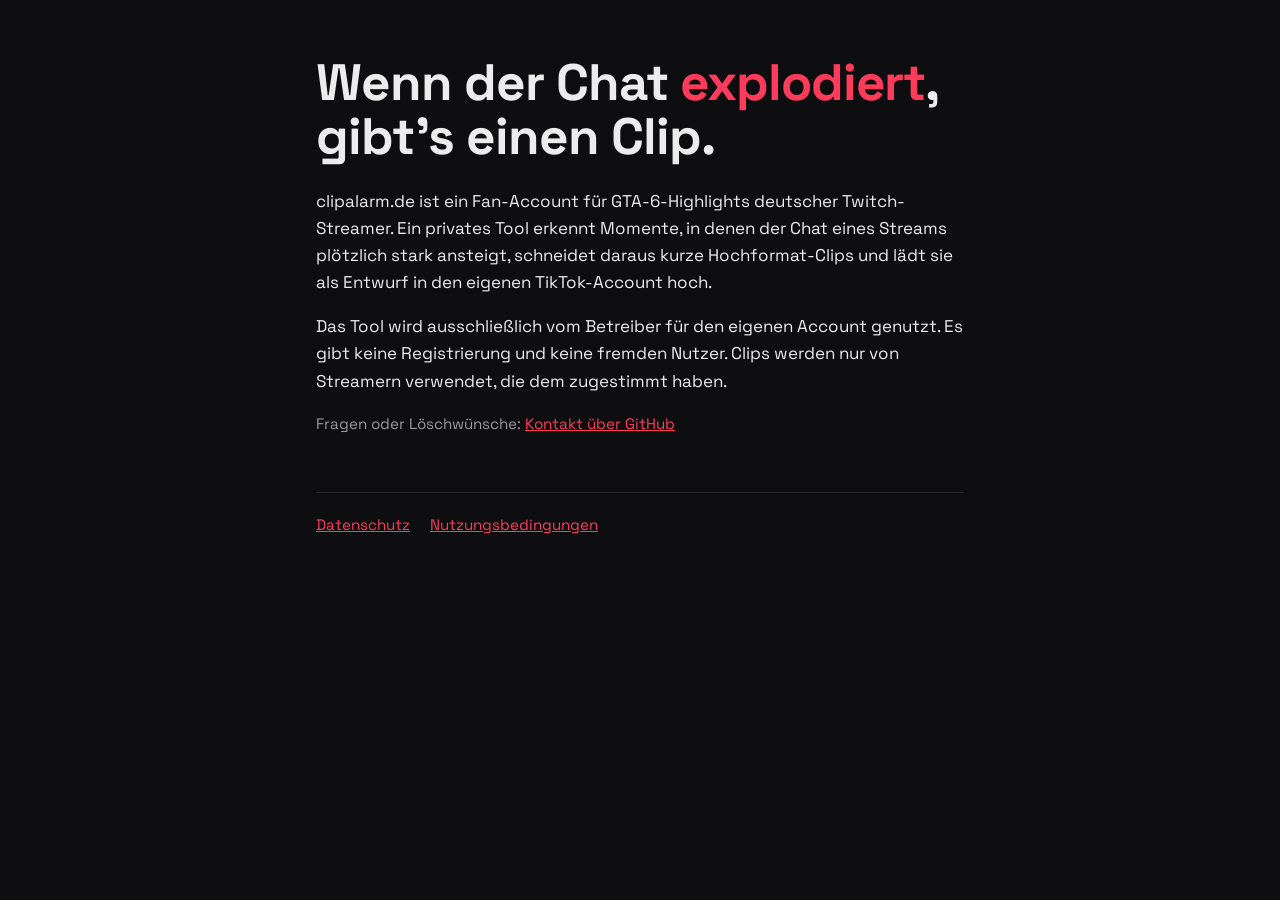
<file: index.html>
<!doctype html>
<html lang="de">
<head>
  <meta charset="utf-8">
  <meta name="viewport" content="width=device-width, initial-scale=1">
  <title>clipalarm.de</title>
  <link rel="preconnect" href="https://fonts.googleapis.com">
  <link href="https://fonts.googleapis.com/css2?family=Space+Grotesk:wght@400;700&display=swap" rel="stylesheet">
  <link rel="stylesheet" href="style.css">
</head>
<body>
<main>
  <h1>Wenn der Chat <span>explodiert</span>, gibt's einen Clip.</h1>
  <p>
    clipalarm.de ist ein Fan-Account für GTA-6-Highlights deutscher Twitch-Streamer.
    Ein privates Tool erkennt Momente, in denen der Chat eines Streams plötzlich stark ansteigt,
    schneidet daraus kurze Hochformat-Clips und lädt sie als Entwurf in den eigenen TikTok-Account hoch.
  </p>
  <p>
    Das Tool wird ausschließlich vom Betreiber für den eigenen Account genutzt. Es gibt keine Registrierung
    und keine fremden Nutzer. Clips werden nur von Streamern verwendet, die dem zugestimmt haben.
  </p>
  <p class="muted">
    Fragen oder Löschwünsche:
    <a href="https://github.com/wolfmaxhomberg-ui/clipalarm-site/issues">Kontakt über GitHub</a>
  </p>
  <nav>
    <a href="datenschutz.html">Datenschutz</a>
    <a href="nutzungsbedingungen.html">Nutzungsbedingungen</a>
  </nav>
</main>
</body>
</html>
</file>
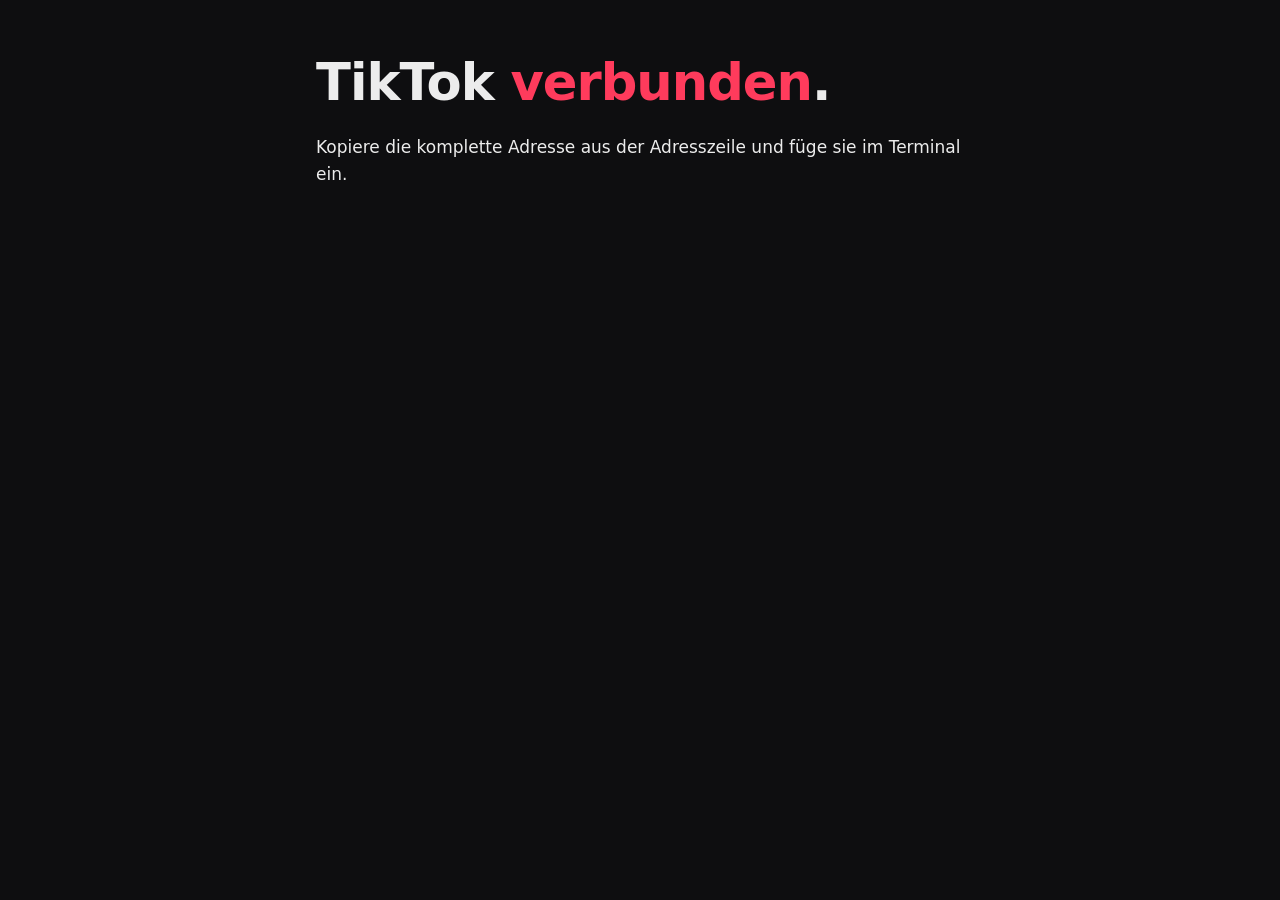
<file: callback.html>
<!doctype html>
<html lang="de">
<head>
  <meta charset="utf-8">
  <meta name="viewport" content="width=device-width, initial-scale=1">
  <meta name="referrer" content="no-referrer">
  <title>Verbunden – clipalarm.de</title>
  <link rel="stylesheet" href="style.css">
</head>
<body>
<main>
  <h1>TikTok <span>verbunden</span>.</h1>
  <p>Kopiere die komplette Adresse aus der Adresszeile und füge sie im Terminal ein.</p>
</main>
</body>
</html>
</file>
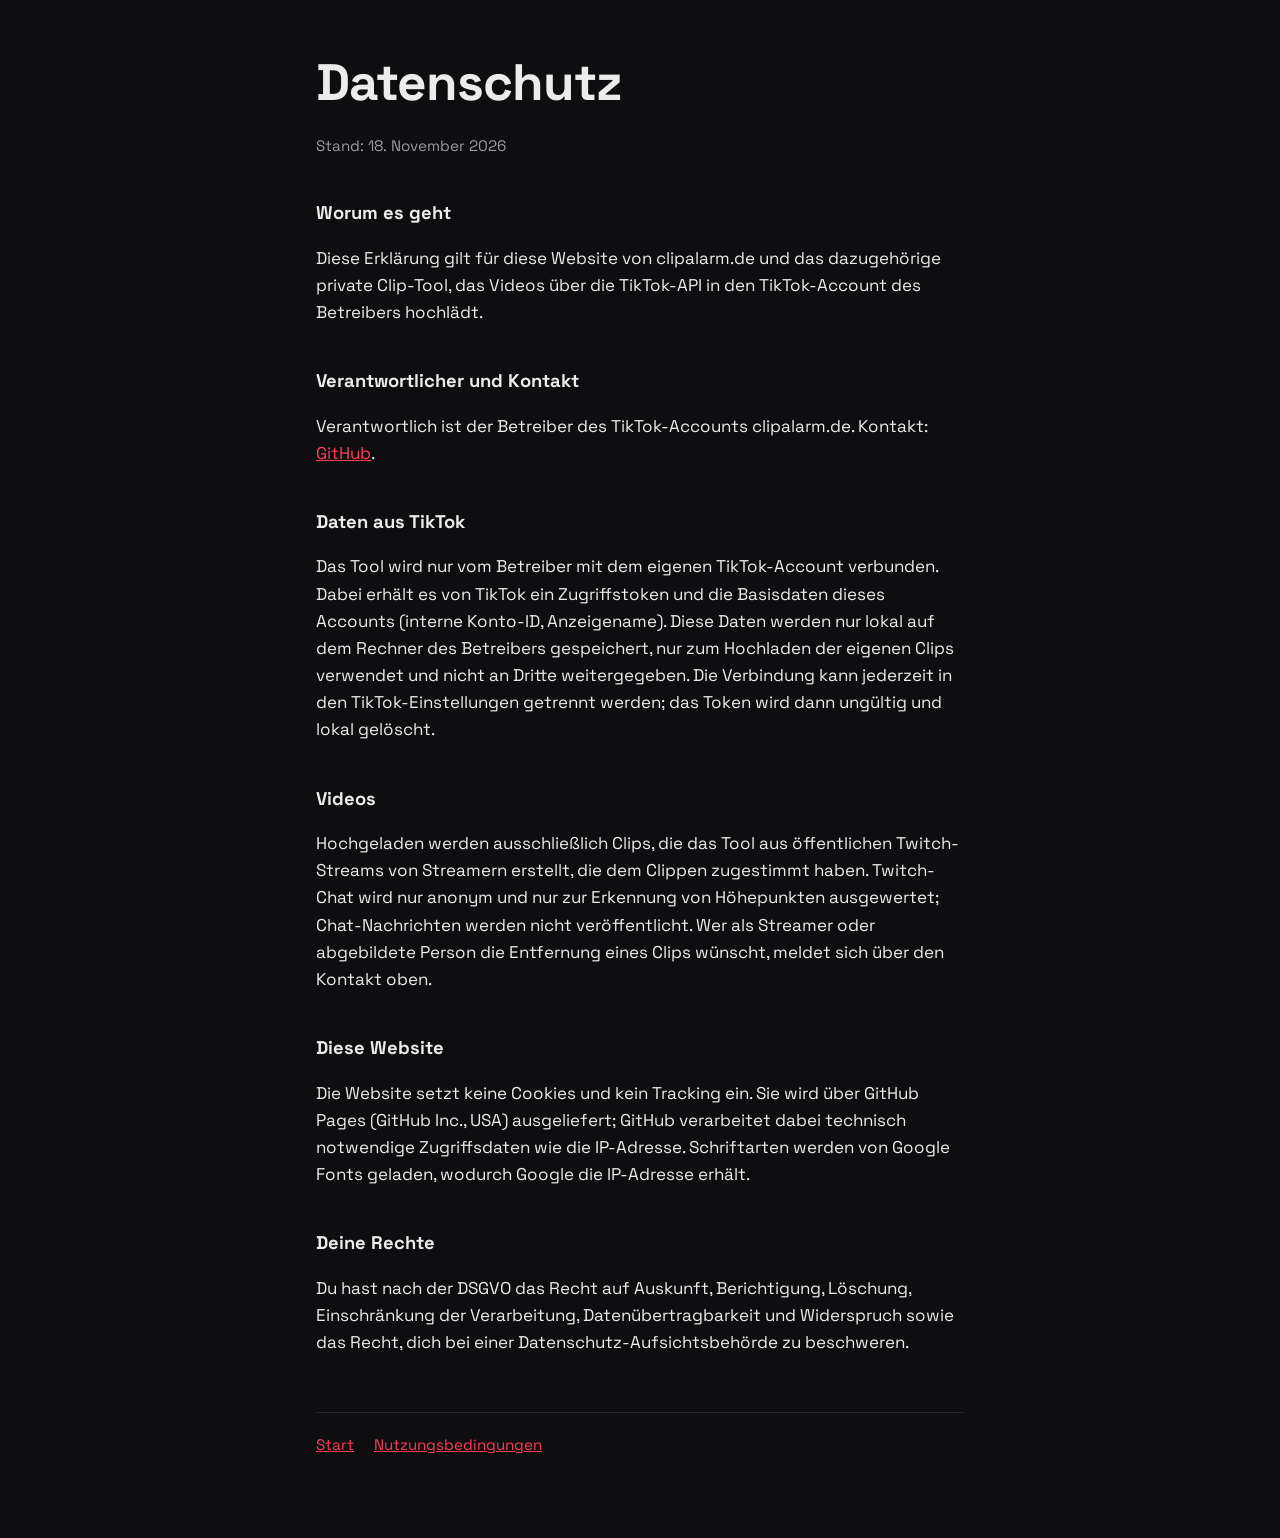
<file: datenschutz.html>
<!doctype html>
<html lang="de">
<head>
  <meta charset="utf-8">
  <meta name="viewport" content="width=device-width, initial-scale=1">
  <title>Datenschutz – clipalarm.de</title>
  <link rel="preconnect" href="https://fonts.googleapis.com">
  <link href="https://fonts.googleapis.com/css2?family=Space+Grotesk:wght@400;700&display=swap" rel="stylesheet">
  <link rel="stylesheet" href="style.css">
</head>
<body>
<main>
  <h1>Datenschutz</h1>
  <p class="muted">Stand: 18. November 2026</p>

  <h2>Worum es geht</h2>
  <p>
    Diese Erklärung gilt für diese Website von clipalarm.de und das dazugehörige private Clip-Tool,
    das Videos über die TikTok-API in den TikTok-Account des Betreibers hochlädt.
  </p>

  <h2>Verantwortlicher und Kontakt</h2>
  <p>
    Verantwortlich ist der Betreiber des TikTok-Accounts clipalarm.de. Kontakt:
    <a href="https://github.com/wolfmaxhomberg-ui/clipalarm-site/issues">GitHub</a>.
  </p>

  <h2>Daten aus TikTok</h2>
  <p>
    Das Tool wird nur vom Betreiber mit dem eigenen TikTok-Account verbunden. Dabei erhält es von TikTok
    ein Zugriffstoken und die Basisdaten dieses Accounts (interne Konto-ID, Anzeigename). Diese Daten werden
    nur lokal auf dem Rechner des Betreibers gespeichert, nur zum Hochladen der eigenen Clips verwendet und
    nicht an Dritte weitergegeben. Die Verbindung kann jederzeit in den TikTok-Einstellungen getrennt werden;
    das Token wird dann ungültig und lokal gelöscht.
  </p>

  <h2>Videos</h2>
  <p>
    Hochgeladen werden ausschließlich Clips, die das Tool aus öffentlichen Twitch-Streams von Streamern
    erstellt, die dem Clippen zugestimmt haben. Twitch-Chat wird nur anonym und nur zur Erkennung von
    Höhepunkten ausgewertet; Chat-Nachrichten werden nicht veröffentlicht. Wer als Streamer oder abgebildete
    Person die Entfernung eines Clips wünscht, meldet sich über den Kontakt oben.
  </p>

  <h2>Diese Website</h2>
  <p>
    Die Website setzt keine Cookies und kein Tracking ein. Sie wird über GitHub Pages (GitHub Inc., USA)
    ausgeliefert; GitHub verarbeitet dabei technisch notwendige Zugriffsdaten wie die IP-Adresse.
    Schriftarten werden von Google Fonts geladen, wodurch Google die IP-Adresse erhält.
  </p>

  <h2>Deine Rechte</h2>
  <p>
    Du hast nach der DSGVO das Recht auf Auskunft, Berichtigung, Löschung, Einschränkung der Verarbeitung,
    Datenübertragbarkeit und Widerspruch sowie das Recht, dich bei einer Datenschutz-Aufsichtsbehörde zu beschweren.
  </p>

  <nav>
    <a href="index.html">Start</a>
    <a href="nutzungsbedingungen.html">Nutzungsbedingungen</a>
  </nav>
</main>
</body>
</html>
</file>
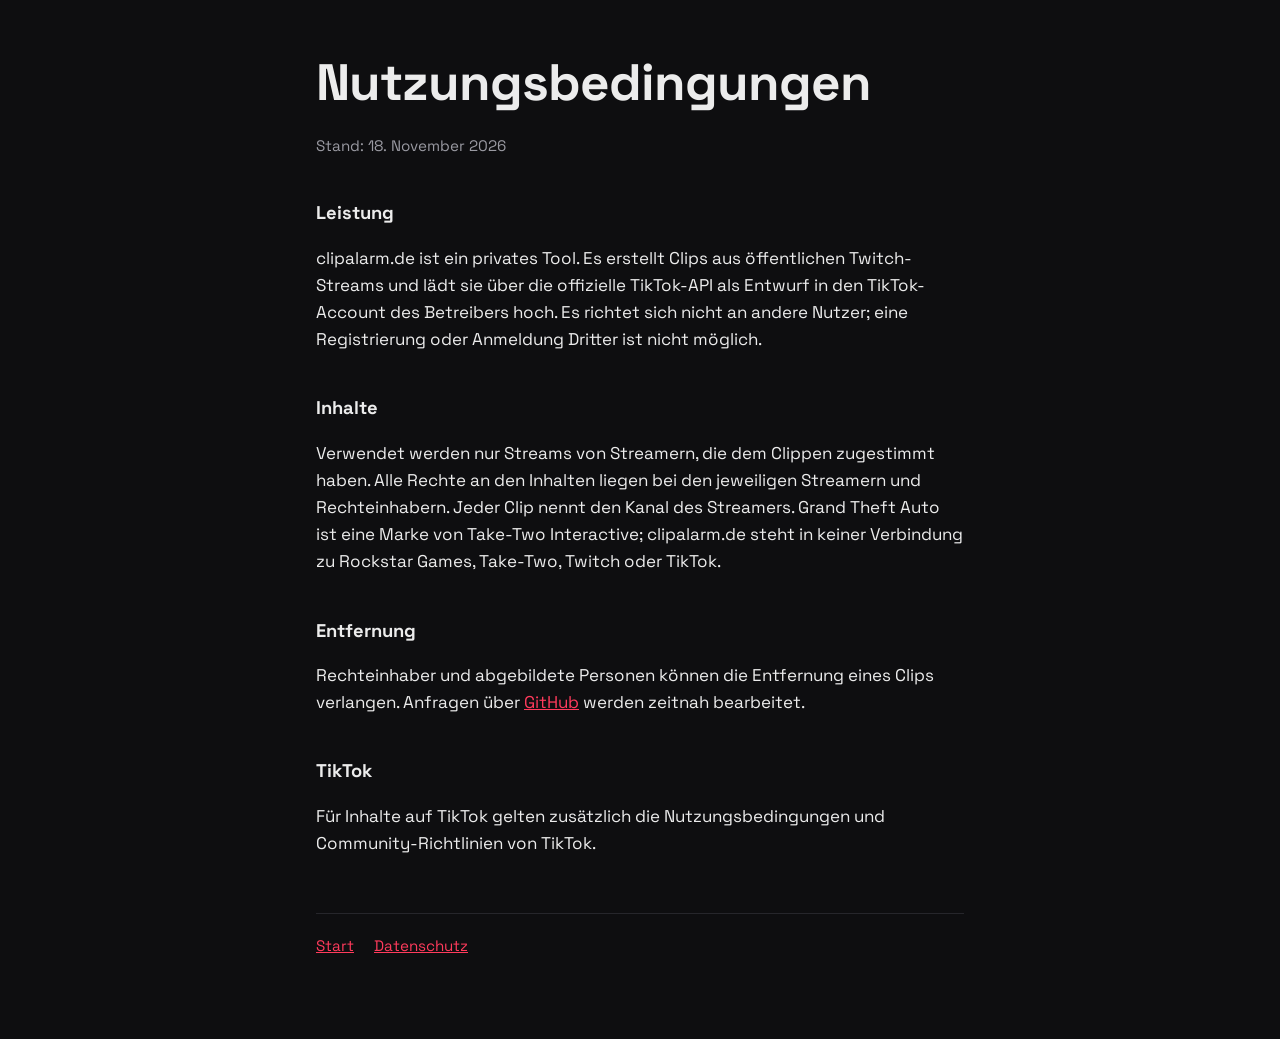
<file: nutzungsbedingungen.html>
<!doctype html>
<html lang="de">
<head>
  <meta charset="utf-8">
  <meta name="viewport" content="width=device-width, initial-scale=1">
  <title>Nutzungsbedingungen – clipalarm.de</title>
  <link rel="preconnect" href="https://fonts.googleapis.com">
  <link href="https://fonts.googleapis.com/css2?family=Space+Grotesk:wght@400;700&display=swap" rel="stylesheet">
  <link rel="stylesheet" href="style.css">
</head>
<body>
<main>
  <h1>Nutzungsbedingungen</h1>
  <p class="muted">Stand: 18. November 2026</p>

  <h2>Leistung</h2>
  <p>
    clipalarm.de ist ein privates Tool. Es erstellt Clips aus öffentlichen Twitch-Streams und lädt sie
    über die offizielle TikTok-API als Entwurf in den TikTok-Account des Betreibers hoch.
    Es richtet sich nicht an andere Nutzer; eine Registrierung oder Anmeldung Dritter ist nicht möglich.
  </p>

  <h2>Inhalte</h2>
  <p>
    Verwendet werden nur Streams von Streamern, die dem Clippen zugestimmt haben. Alle Rechte an den
    Inhalten liegen bei den jeweiligen Streamern und Rechteinhabern. Jeder Clip nennt den Kanal des Streamers.
    Grand Theft Auto ist eine Marke von Take-Two Interactive; clipalarm.de steht in keiner Verbindung zu
    Rockstar Games, Take-Two, Twitch oder TikTok.
  </p>

  <h2>Entfernung</h2>
  <p>
    Rechteinhaber und abgebildete Personen können die Entfernung eines Clips verlangen. Anfragen über
    <a href="https://github.com/wolfmaxhomberg-ui/clipalarm-site/issues">GitHub</a>
    werden zeitnah bearbeitet.
  </p>

  <h2>TikTok</h2>
  <p>
    Für Inhalte auf TikTok gelten zusätzlich die Nutzungsbedingungen und Community-Richtlinien von TikTok.
  </p>

  <nav>
    <a href="index.html">Start</a>
    <a href="datenschutz.html">Datenschutz</a>
  </nav>
</main>
</body>
</html>
</file>
<file: style.css>
:root {
  --bg: #0e0e10;
  --fg: #ececec;
  --muted: #9a9aa2;
  --accent: #ff3b5c;
  --line: #26262b;
}

* { box-sizing: border-box; }

body {
  margin: 0;
  background: var(--bg);
  color: var(--fg);
  font: 17px/1.6 "Space Grotesk", system-ui, sans-serif;
}

main {
  max-width: 680px;
  margin: 0 auto;
  padding: 56px 16px 80px;
}

h1 {
  font-size: clamp(2rem, 7vw, 3.2rem);
  line-height: 1.05;
  margin: 0 0 24px;
  letter-spacing: -0.02em;
}

h1 span { color: var(--accent); }

h2 {
  font-size: 1.15rem;
  margin: 40px 0 8px;
}

p, li { color: var(--fg); }

.muted { color: var(--muted); font-size: 0.95rem; }

a { color: var(--accent); }

nav {
  display: flex;
  gap: 20px;
  border-top: 1px solid var(--line);
  margin-top: 56px;
  padding-top: 20px;
  font-size: 0.95rem;
}
</file>
